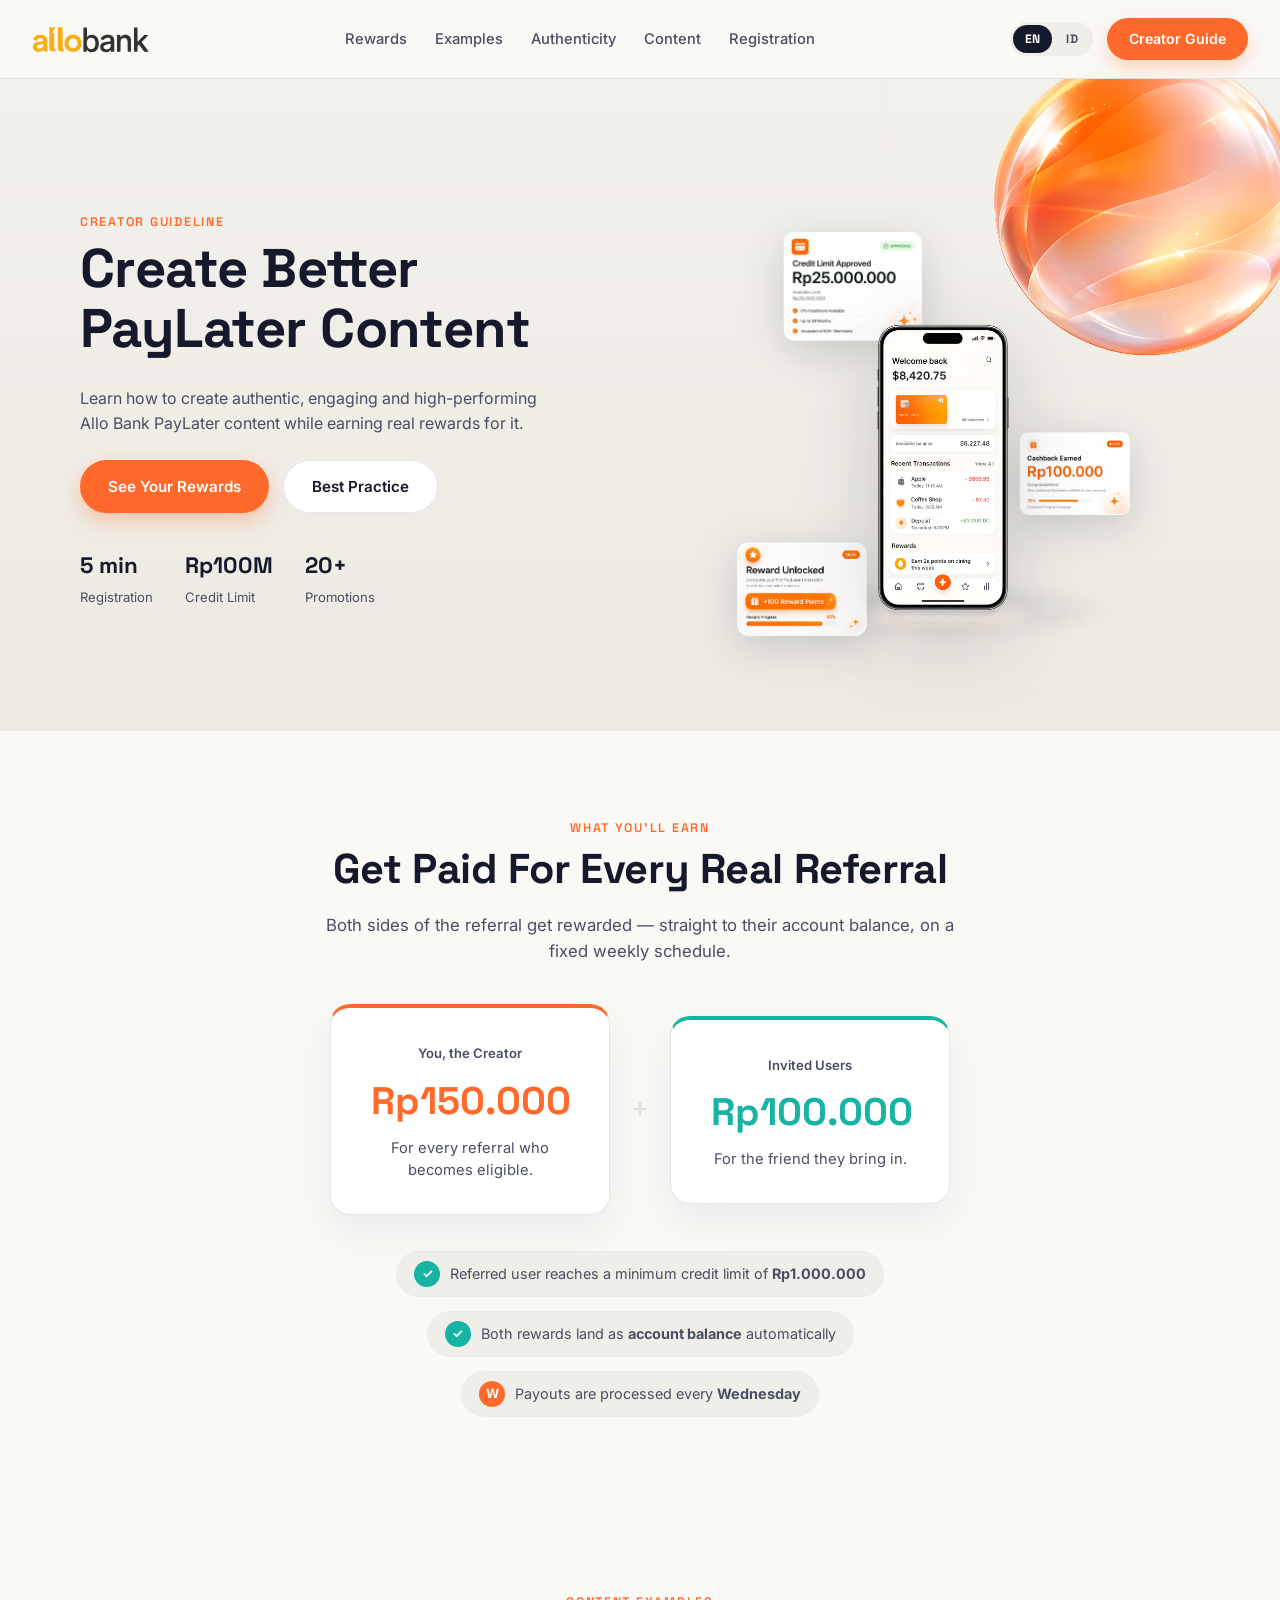
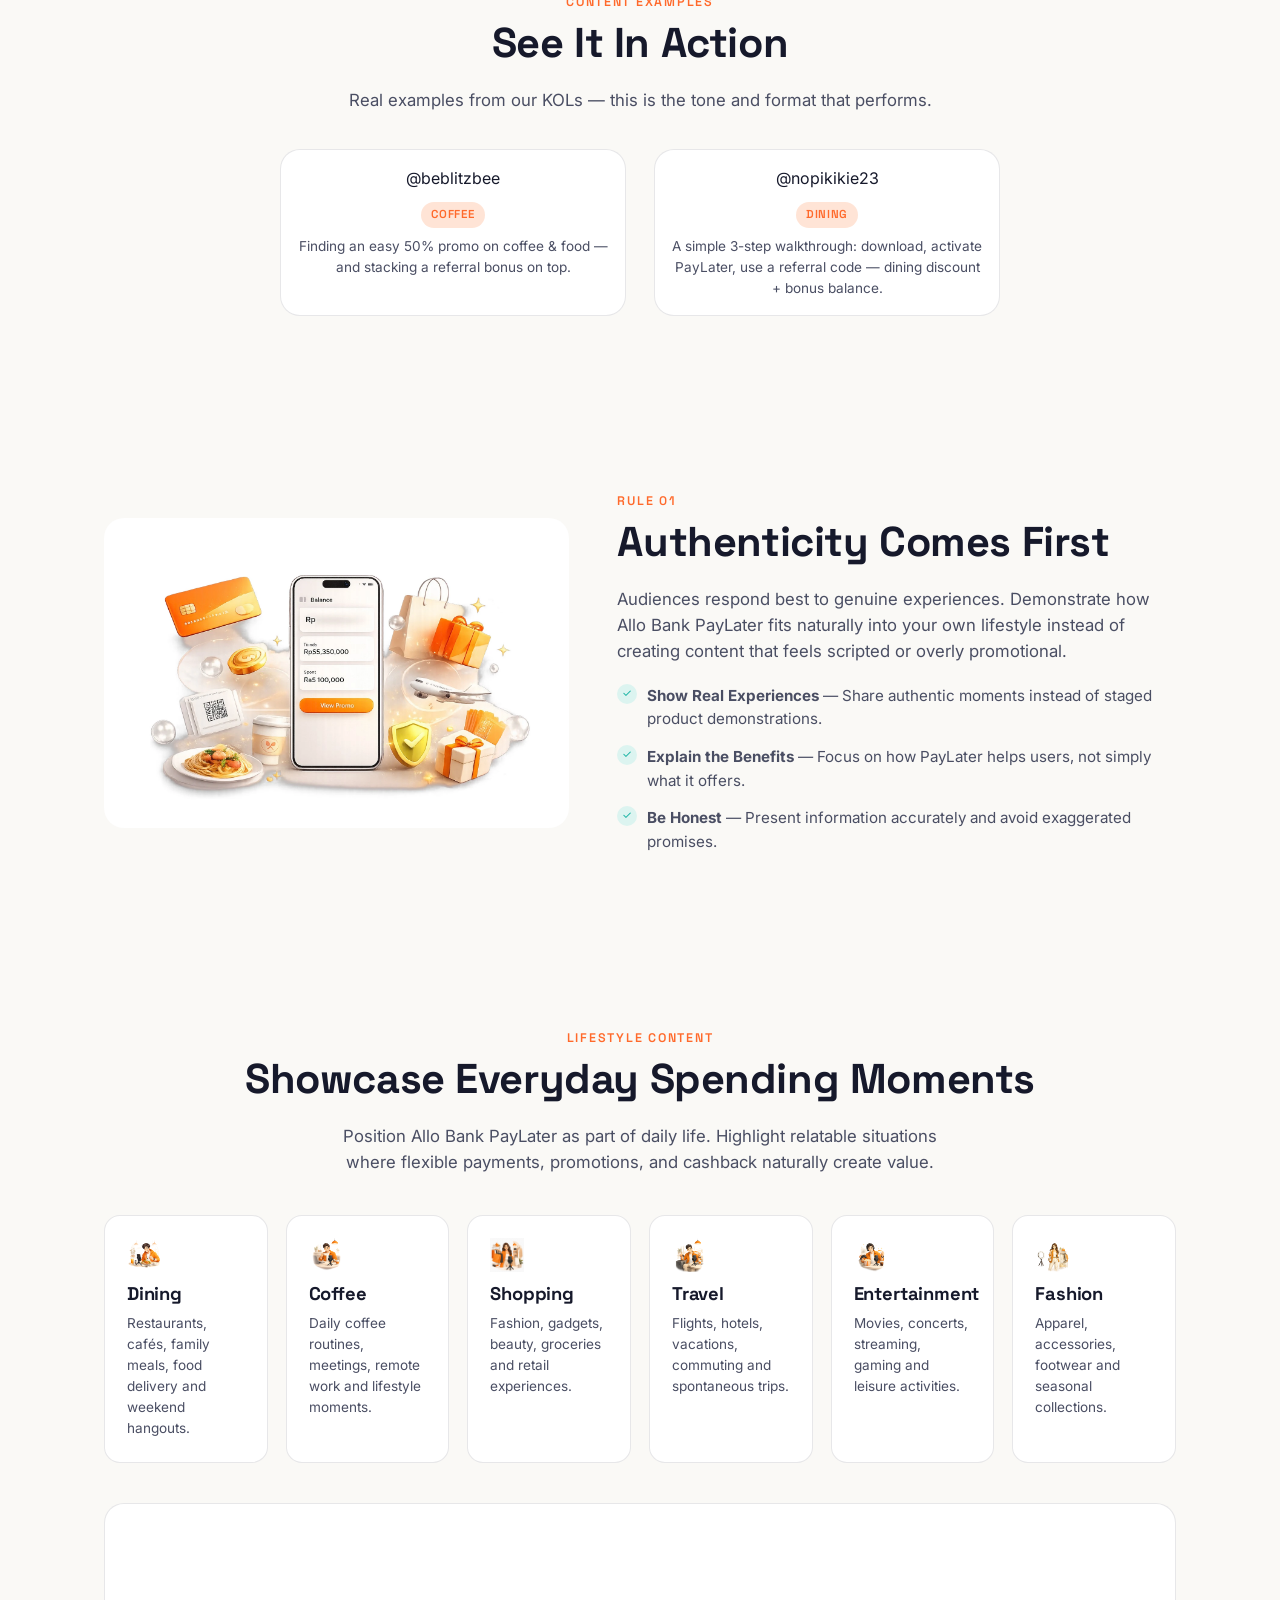
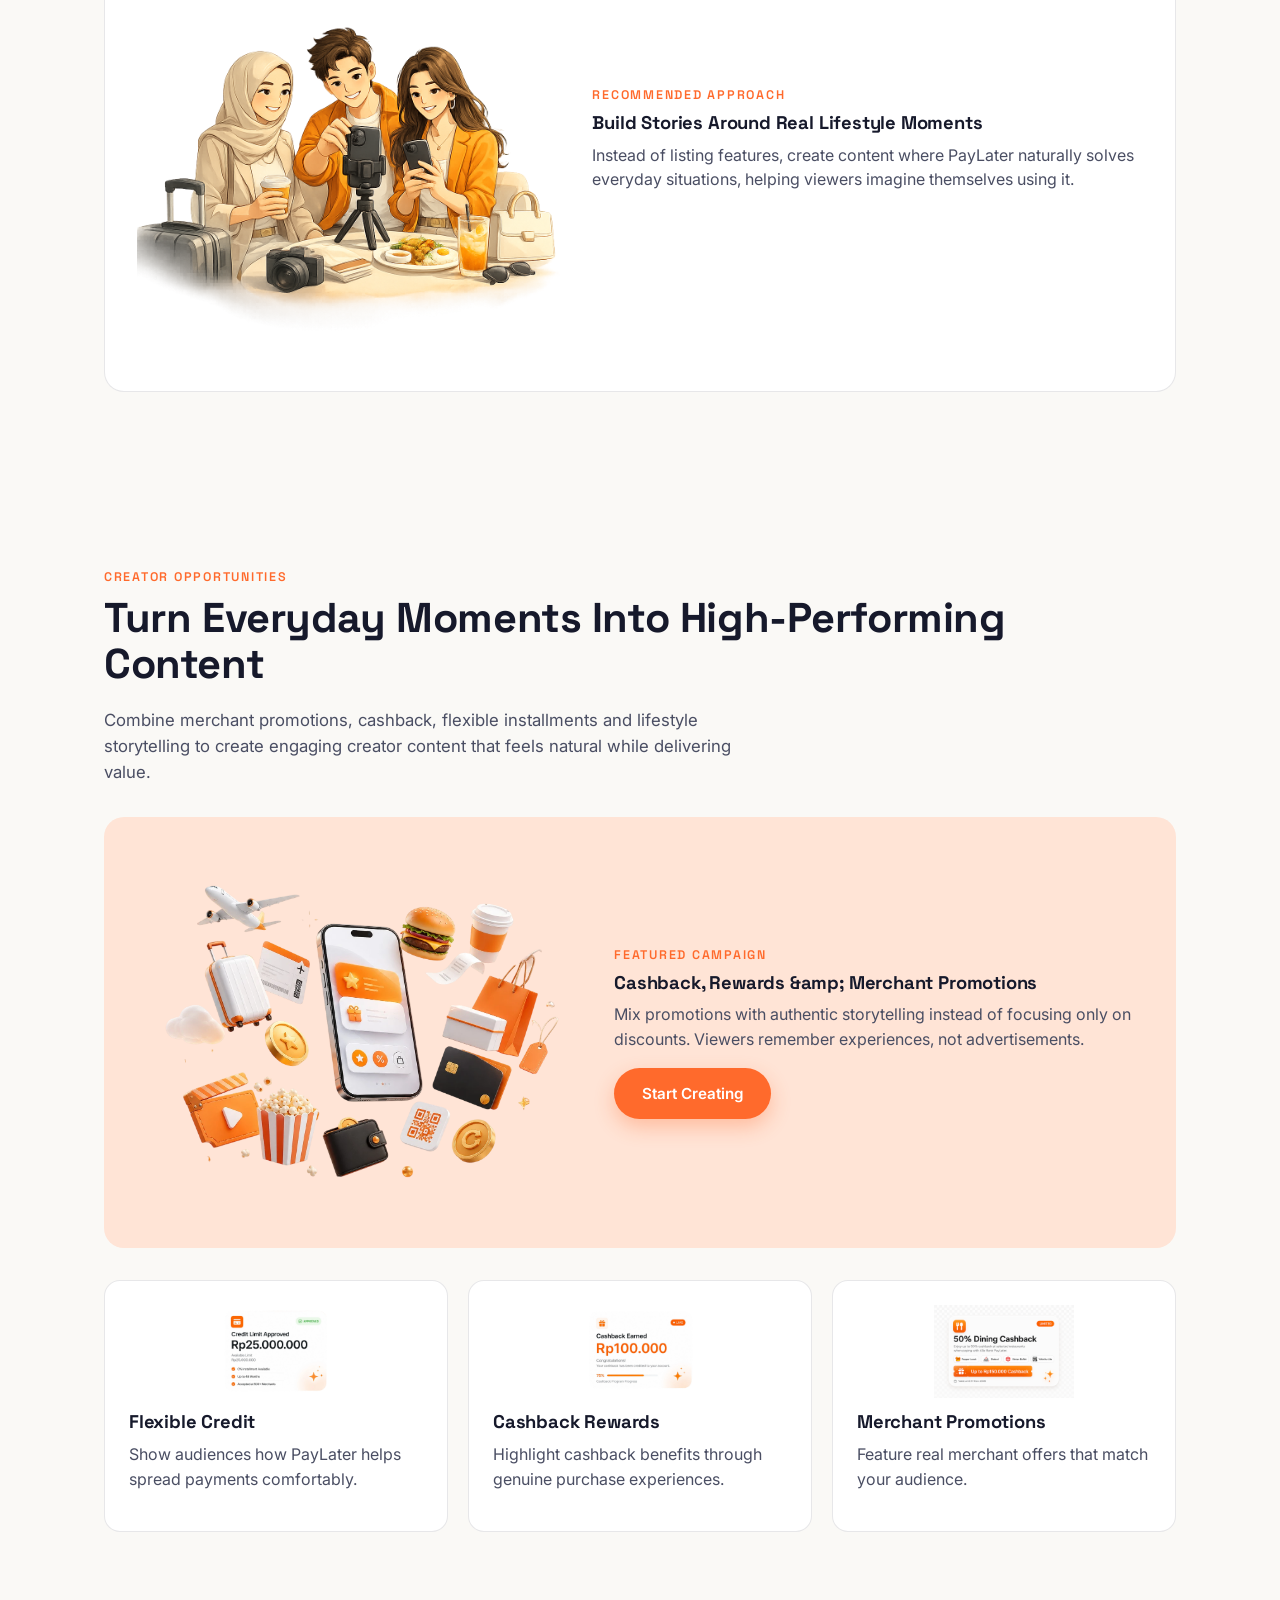
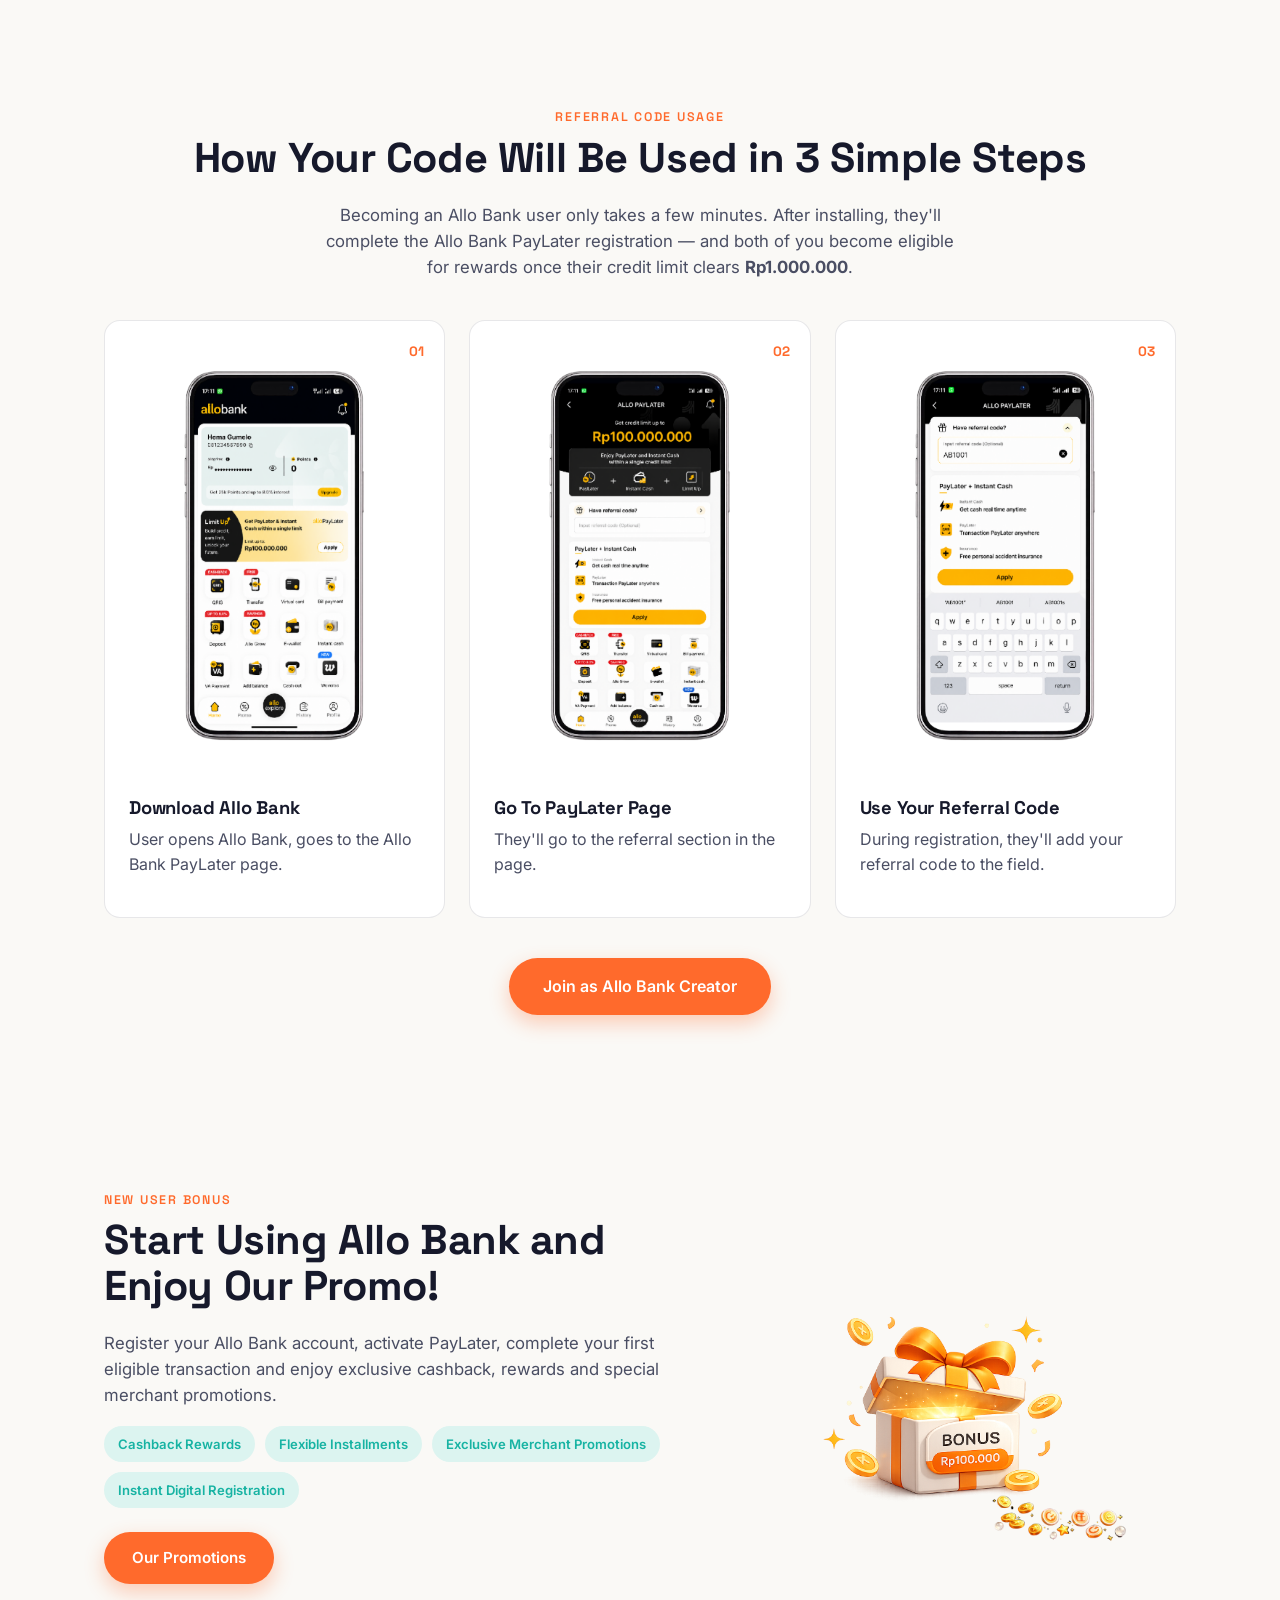
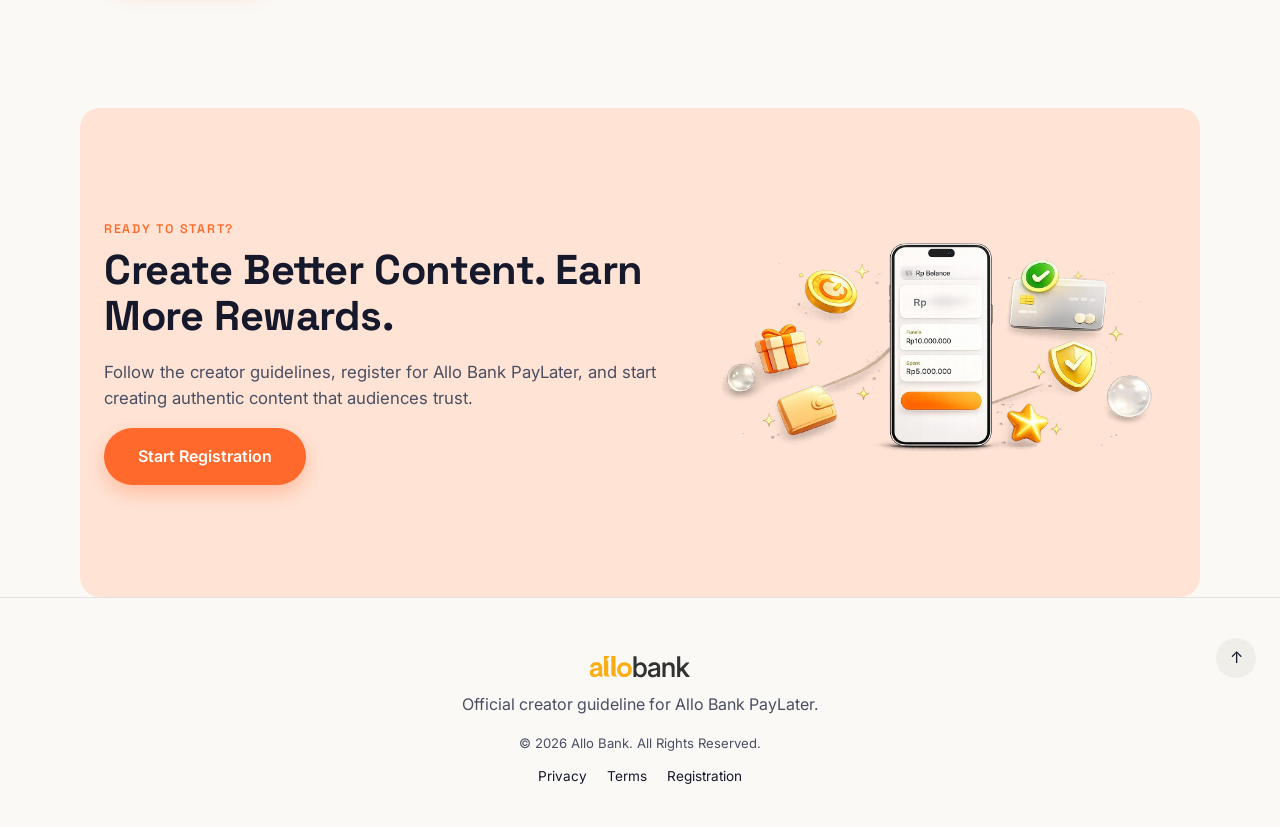
<file: index.html>
<!DOCTYPE html>
<html lang="en">
<head>
<meta charset="UTF-8" />
<meta name="viewport" content="width=device-width, initial-scale=1.0" />
<title>Allo Bank PayLater Creator Guidelines</title>
<meta name="description" content="Official creator guideline for promoting Allo Bank PayLater. Rewards, best practices, content examples and registration journey." />
<link rel="stylesheet" href="style.css" />
</head>
<body>

<header class="nav">
  <a href="index.html" class="nav-logo">
    <img src="https://bebuildbee.github.io/atallo/assets/logos/allobank-logo.svg" alt="Allo Bank" />
  </a>
  <nav class="nav-links">
    <a href="#rewards" data-i18n="nav.rewards">Rewards</a>
    <a href="#videos" data-i18n="nav.examples">Examples</a>
    <a href="#rule1" data-i18n="nav.authenticity">Authenticity</a>
    <a href="#rule2" data-i18n="nav.content">Content</a>
    <a href="#journey" data-i18n="nav.registration">Registration</a>
  </nav>
  <div class="nav-right">
    <div class="lang-toggle" role="group" aria-label="Language">
      <button type="button" class="lang-btn" data-lang="en">EN</button>
      <button type="button" class="lang-btn" data-lang="id">ID</button>
    </div>
    <a href="#journey" class="nav-cta" data-i18n="nav.creatorGuide">Creator Guide</a>
  </div>
</header>

<main>

  <!-- ============ HERO ============ -->
  <section class="hero">
    <img class="hero-bg" src="https://bebuildbee.github.io/atallo/assets/backgrounds/hero-background.webp" alt="" />
    <img class="hero-orb" src="https://bebuildbee.github.io/atallo/assets/decorations/gradient-orb-orange.webp" alt="" />
    <div class="hero-inner">
      <div class="hero-copy">
        <p class="eyebrow" data-i18n="hero.eyebrow">Creator Guideline</p>
        <h1 data-i18n-html="hero.title">Create Better<br />PayLater Content</h1>
        <p class="hero-sub" data-i18n="hero.sub">
          Learn how to create authentic, engaging and high-performing
          Allo Bank PayLater content while earning real rewards for it.
        </p>
        <div class="hero-actions">
          <a href="#rewards" class="btn btn-primary" data-i18n="hero.ctaRewards">See Your Rewards</a>
          <a href="#rule1" class="btn btn-ghost" data-i18n="hero.ctaPractice">Best Practice</a>
        </div>
        <div class="hero-stats">
          <div><strong>5 min</strong><span data-i18n="hero.statRegistration">Registration</span></div>
          <div><strong>Rp100M</strong><span data-i18n="hero.statCreditLimit">Credit Limit</span></div>
          <div><strong>20+</strong><span data-i18n="hero.statPromotions">Promotions</span></div>
        </div>
      </div>
      <div class="hero-visual">
        <img class="hero-phone-shadow" src="https://bebuildbee.github.io/atallo/assets/effects/hero-phone-shadow.webp" alt="" />
        <img class="hero-phone" src="https://bebuildbee.github.io/atallo/assets/phones/hero-phone.webp" alt="Allo Bank Dashboard" />
        <img class="floating-card fc-1" src="https://bebuildbee.github.io/atallo/assets/cards/floating-card-credit-limit.webp" alt="" />
        <img class="floating-card fc-2" src="https://bebuildbee.github.io/atallo/assets/cards/floating-card-cashback.webp" alt="" />
        <img class="floating-card fc-3" src="https://bebuildbee.github.io/atallo/assets/cards/floating-card-reward.webp" alt="" />
      </div>
    </div>
  </section>

  <!-- ============ REWARDS ============ -->
  <section id="rewards" class="section rewards-section">
    <p class="eyebrow" data-i18n="rewards.eyebrow">What You'll Earn</p>
    <h2 data-i18n="rewards.title">Get Paid For Every Real Referral</h2>
    <p class="section-intro" data-i18n="rewards.intro">
      Both sides of the referral get rewarded — straight to their account
      balance, on a fixed weekly schedule.
    </p>

    <div class="rewards-grid">
      <div class="reward-card reward-card--creator">
        <span class="reward-tag" data-i18n="rewards.creatorTag">You, the Creator</span>
        <p class="reward-amount">Rp150.000</p>
        <p class="reward-desc" data-i18n="rewards.creatorDesc">For every referral who becomes eligible.</p>
      </div>
      <div class="reward-plus">+</div>
      <div class="reward-card reward-card--user">
        <span class="reward-tag" data-i18n="rewards.userTag">Invited Users</span>
        <p class="reward-amount">Rp100.000</p>
        <p class="reward-desc" data-i18n="rewards.userDesc">For the friend they bring in.</p>
      </div>
    </div>

    <div class="reward-conditions">
      <div class="condition">
        <span class="condition-icon">✓</span>
        <p data-i18n-html="rewards.condition1">Referred user reaches a minimum credit limit of <strong>Rp1.000.000</strong></p>
      </div>
      <div class="condition">
        <span class="condition-icon">✓</span>
        <p data-i18n-html="rewards.condition2">Both rewards land as <strong>account balance</strong> automatically</p>
      </div>
      <div class="condition">
        <span class="condition-icon condition-icon--day">W</span>
        <p data-i18n-html="rewards.condition3">Payouts are processed every <strong>Wednesday</strong></p>
      </div>
    </div>
  </section>

  <!-- ============ VIDEO EXAMPLES ============ -->
  <section id="videos" class="section video-section">
    <p class="eyebrow" data-i18n="videos.eyebrow">Content Examples</p>
    <h2 data-i18n="videos.title">See It In Action</h2>
    <p class="section-intro" data-i18n="videos.intro">
      Real examples from our KOLs — this is the tone and format that performs.
    </p>

    <div class="video-grid">
      <div class="video-card">
        <blockquote class="tiktok-embed"
          cite="https://www.tiktok.com/@beblitzbee/video/7663514937964170517"
          data-video-id="7663514937964170517"
          style="max-width: 325px; min-width: 260px; margin: 0 auto;">
          <section>
            <a target="_blank" href="https://www.tiktok.com/@beblitzbee/video/7663514937964170517">@beblitzbee</a>
          </section>
        </blockquote>
        <span class="video-category" data-i18n="videos.cat1">Coffee</span>
        <p class="video-caption" data-i18n="videos.caption1">Finding an easy 50% promo on coffee &amp; food — and stacking a referral bonus on top.</p>
      </div>

      <div class="video-card">
        <blockquote class="tiktok-embed"
          cite="https://www.tiktok.com/@nopikikie23/video/7665957421235424533"
          data-video-id="7665957421235424533"
          style="max-width: 325px; min-width: 260px; margin: 0 auto;">
          <section>
            <a target="_blank" href="https://www.tiktok.com/@nopikikie23/video/7665957421235424533">@nopikikie23</a>
          </section>
        </blockquote>
        <span class="video-category" data-i18n="videos.cat2">Dining</span>
        <p class="video-caption" data-i18n="videos.caption2">A simple 3-step walkthrough: download, activate PayLater, use a referral code — dining discount + bonus balance.</p>
      </div>
    </div>
  </section>

  <!-- ============ RULE 01 — AUTHENTICITY ============ -->
  <section id="rule1" class="section rule-section">
    <div class="rule-media">
      <img src="https://bebuildbee.github.io/atallo/assets/illustrations/hero-lifestyle-scene.webp" alt="Authentic creator illustration" />
    </div>
    <div class="rule-copy">
      <p class="eyebrow" data-i18n="rule1.eyebrow">Rule 01</p>
      <h2 data-i18n="rule1.title">Authenticity Comes First</h2>
      <p class="section-intro" data-i18n="rule1.intro">
        Audiences respond best to genuine experiences. Demonstrate how Allo
        Bank PayLater fits naturally into your own lifestyle instead of
        creating content that feels scripted or overly promotional.
      </p>
      <ul class="checklist">
        <li data-i18n-html="rule1.item1"><strong>Show Real Experiences</strong> — Share authentic moments instead of staged product demonstrations.</li>
        <li data-i18n-html="rule1.item2"><strong>Explain the Benefits</strong> — Focus on how PayLater helps users, not simply what it offers.</li>
        <li data-i18n-html="rule1.item3"><strong>Be Honest</strong> — Present information accurately and avoid exaggerated promises.</li>
      </ul>
    </div>
  </section>

  <!-- ============ RULE 02 — LIFESTYLE CONTENT ============ -->
  <section id="rule2" class="section lifestyle-section">
    <p class="eyebrow" data-i18n="rule2.eyebrow">Lifestyle Content</p>
    <h2 data-i18n="rule2.title">Showcase Everyday Spending Moments</h2>
    <p class="section-intro" data-i18n="rule2.intro">
      Position Allo Bank PayLater as part of daily life. Highlight relatable
      situations where flexible payments, promotions, and cashback naturally
      create value.
    </p>

    <div class="category-grid">
      <div class="category-tile">
        <img src="https://bebuildbee.github.io/atallo/assets/icons/icon-dining.png" alt="Dining" />
        <h3 data-i18n="cat.diningTitle">Dining</h3>
        <p data-i18n="cat.diningDesc">Restaurants, cafés, family meals, food delivery and weekend hangouts.</p>
      </div>
      <div class="category-tile">
        <img src="https://bebuildbee.github.io/atallo/assets/icons/icon-coffee.png" alt="Coffee" />
        <h3 data-i18n="cat.coffeeTitle">Coffee</h3>
        <p data-i18n="cat.coffeeDesc">Daily coffee routines, meetings, remote work and lifestyle moments.</p>
      </div>
      <div class="category-tile">
        <img src="https://bebuildbee.github.io/atallo/assets/icons/icon-shopping.png" alt="Shopping" />
        <h3 data-i18n="cat.shoppingTitle">Shopping</h3>
        <p data-i18n="cat.shoppingDesc">Fashion, gadgets, beauty, groceries and retail experiences.</p>
      </div>
      <div class="category-tile">
        <img src="https://bebuildbee.github.io/atallo/assets/icons/icon-travel.png" alt="Travel" />
        <h3 data-i18n="cat.travelTitle">Travel</h3>
        <p data-i18n="cat.travelDesc">Flights, hotels, vacations, commuting and spontaneous trips.</p>
      </div>
      <div class="category-tile">
        <img src="https://bebuildbee.github.io/atallo/assets/icons/icon-entertainment.png" alt="Entertainment" />
        <h3 data-i18n="cat.entertainmentTitle">Entertainment</h3>
        <p data-i18n="cat.entertainmentDesc">Movies, concerts, streaming, gaming and leisure activities.</p>
      </div>
      <div class="category-tile">
        <img src="https://bebuildbee.github.io/atallo/assets/icons/icon-fashion.png" alt="Fashion" />
        <h3 data-i18n="cat.fashionTitle">Fashion</h3>
        <p data-i18n="cat.fashionDesc">Apparel, accessories, footwear and seasonal collections.</p>
      </div>
    </div>

    <div class="approach-banner">
      <img src="https://bebuildbee.github.io/atallo/assets/illustrations/assetsillustrationslifestyle-creators.webp" alt="Lifestyle Illustration" />
      <div>
        <p class="eyebrow" data-i18n="approach.eyebrow">Recommended Approach</p>
        <h3 data-i18n="approach.title">Build Stories Around Real Lifestyle Moments</h3>
        <p data-i18n="approach.desc">Instead of listing features, create content where PayLater naturally solves everyday situations, helping viewers imagine themselves using it.</p>
      </div>
    </div>
  </section>

  <!-- ============ CREATOR OPPORTUNITIES ============ -->
  <section id="rule3" class="section opportunities-section">
    <p class="eyebrow" data-i18n="opp.eyebrow">Creator Opportunities</p>
    <h2 data-i18n="opp.title">Turn Everyday Moments Into High-Performing Content</h2>
    <p class="section-intro" data-i18n="opp.intro">
      Combine merchant promotions, cashback, flexible installments and
      lifestyle storytelling to create engaging creator content that feels
      natural while delivering value.
    </p>

    <div class="featured-campaign">
      <img src="https://bebuildbee.github.io/atallo/assets/illustrations/promo-section-illustration.webp" alt="Promotion Illustration" />
      <div>
        <p class="eyebrow" data-i18n="opp.featuredEyebrow">Featured Campaign</p>
        <h3 data-i18n="opp.featuredTitle">Cashback, Rewards &amp; Merchant Promotions</h3>
        <p data-i18n="opp.featuredDesc">Mix promotions with authentic storytelling instead of focusing only on discounts. Viewers remember experiences, not advertisements.</p>
        <a href="#journey" class="btn btn-primary" data-i18n="opp.featuredCta">Start Creating</a>
      </div>
    </div>

    <div class="benefit-grid">
      <div class="benefit-card">
        <img src="https://bebuildbee.github.io/atallo/assets/cards/floating-card-credit-limit.webp" alt="" />
        <h3 data-i18n="opp.b1Title">Flexible Credit</h3>
        <p data-i18n="opp.b1Desc">Show audiences how PayLater helps spread payments comfortably.</p>
      </div>
      <div class="benefit-card">
        <img src="https://bebuildbee.github.io/atallo/assets/cards/floating-card-cashback.webp" alt="" />
        <h3 data-i18n="opp.b2Title">Cashback Rewards</h3>
        <p data-i18n="opp.b2Desc">Highlight cashback benefits through genuine purchase experiences.</p>
      </div>
      <div class="benefit-card">
        <img src="https://bebuildbee.github.io/atallo/assets/cards/floating-card-promo.webp" alt="" />
        <h3 data-i18n="opp.b3Title">Merchant Promotions</h3>
        <p data-i18n="opp.b3Desc">Feature real merchant offers that match your audience.</p>
      </div>
    </div>
  </section>

  <!-- ============ REFERRAL CODE / REGISTRATION JOURNEY ============ -->
  <section id="journey" class="section journey-section">
    <p class="eyebrow" data-i18n="journey.eyebrow">Referral Code Usage</p>
    <h2 data-i18n="journey.title">How Your Code Will Be Used in 3 Simple Steps</h2>
    <p class="section-intro" data-i18n-html="journey.intro">
      Becoming an Allo Bank user only takes a few minutes. After installing,
      they'll complete the Allo Bank PayLater registration — and both of you
      become eligible for rewards once their credit limit clears
      <strong>Rp1.000.000</strong>.
    </p>

    <div class="steps">
      <div class="step">
        <img src="https://bebuildbee.github.io/atallo/assets/phones/phone-referral-registration-1.webp" alt="Phone" />
        <span class="step-num">01</span>
        <h3 data-i18n="journey.step1Title">Download Allo Bank</h3>
        <p data-i18n="journey.step1Desc">User opens Allo Bank, goes to the Allo Bank PayLater page.</p>
      </div>
      <div class="step">
        <img src="https://bebuildbee.github.io/atallo/assets/phones/phone-referral-registration-2.webp" alt="Phone" />
        <span class="step-num">02</span>
        <h3 data-i18n="journey.step2Title">Go To PayLater Page</h3>
        <p data-i18n="journey.step2Desc">They'll go to the referral section in the page.</p>
      </div>
      <div class="step">
        <img src="https://bebuildbee.github.io/atallo/assets/phones/phone-referral-registration-3.webp" alt="Phone" />
        <span class="step-num">03</span>
        <h3 data-i18n="journey.step3Title">Use Your Referral Code</h3>
        <p data-i18n="journey.step3Desc">During registration, they'll add your referral code to the field.</p>
      </div>
    </div>

    <a href="https://ads-influencer.vercel.app/" class="btn btn-primary btn-lg" data-i18n="journey.cta">Join as Allo Bank Creator</a>
  </section>

  <!-- ============ NEW USER BONUS ============ -->
  <section class="section bonus-section">
    <div class="bonus-copy">
      <p class="eyebrow" data-i18n="bonus.eyebrow">New User Bonus</p>
      <h2 data-i18n="bonus.title">Start Using Allo Bank and Enjoy Our Promo!</h2>
      <p class="section-intro" data-i18n="bonus.intro">
        Register your Allo Bank account, activate PayLater, complete your
        first eligible transaction and enjoy exclusive cashback, rewards and
        special merchant promotions.
      </p>
      <ul class="tag-list">
        <li data-i18n="bonus.tag1">Cashback Rewards</li>
        <li data-i18n="bonus.tag2">Flexible Installments</li>
        <li data-i18n="bonus.tag3">Exclusive Merchant Promotions</li>
        <li data-i18n="bonus.tag4">Instant Digital Registration</li>
      </ul>
      <div class="hero-actions">
        <a href="our-promotions.html" class="btn btn-primary" data-i18n="bonus.cta">Our Promotions</a>
      </div>
    </div>
    <div class="bonus-media">
      <img src="https://bebuildbee.github.io/atallo/assets/illustrations/bonus-gift-box.webp" alt="Bonus Gift" />
      <img class="bonus-coins" src="https://bebuildbee.github.io/atallo/assets/illustrations/bonus-coins.webp" alt="" />
    </div>
  </section>

  <!-- ============ FINAL CTA ============ -->
  <section class="section final-cta-section">
    <div>
      <p class="eyebrow" data-i18n="final.eyebrow">Ready to Start?</p>
      <h2 data-i18n="final.title">Create Better Content. Earn More Rewards.</h2>
      <p class="section-intro" data-i18n="final.desc">
        Follow the creator guidelines, register for Allo Bank PayLater, and
        start creating authentic content that audiences trust.
      </p>
      <a href="https://ads-influencer.vercel.app/" class="btn btn-primary btn-lg" data-i18n="final.cta">Start Registration</a>
    </div>
    <img src="https://bebuildbee.github.io/atallo/assets/illustrations/final-cta-illustration.webp" alt="Final CTA" />
  </section>

</main>

<footer class="footer">
  <img src="https://bebuildbee.github.io/atallo/assets/logos/allobank-logo.svg" alt="Allo Bank" class="footer-logo" />
  <p data-i18n="footer.tagline">Official creator guideline for Allo Bank PayLater.</p>
  <p class="footer-copy" data-i18n="footer.copyright">© 2026 Allo Bank. All Rights Reserved.</p>
  <div class="footer-links">
    <a href="https://allobank.com/privacy?lang=en"
       data-base-href="https://allobank.com/privacy"
       data-legal-link
       data-i18n="footer.privacy">Privacy</a>
    <a href="https://allobank.com/term-condition?lang=en"
       data-base-href="https://allobank.com/term-condition"
       data-legal-link
       data-i18n="footer.terms">Terms</a>
    <a href="#journey" data-i18n="footer.registration">Registration</a>
  </div>
  <a href="#top" class="back-to-top" aria-label="Back to top">↑</a>
</footer>

<script async src="https://www.tiktok.com/embed.js"></script>
<script src="script.js"></script>
</body>
</html>
</file>
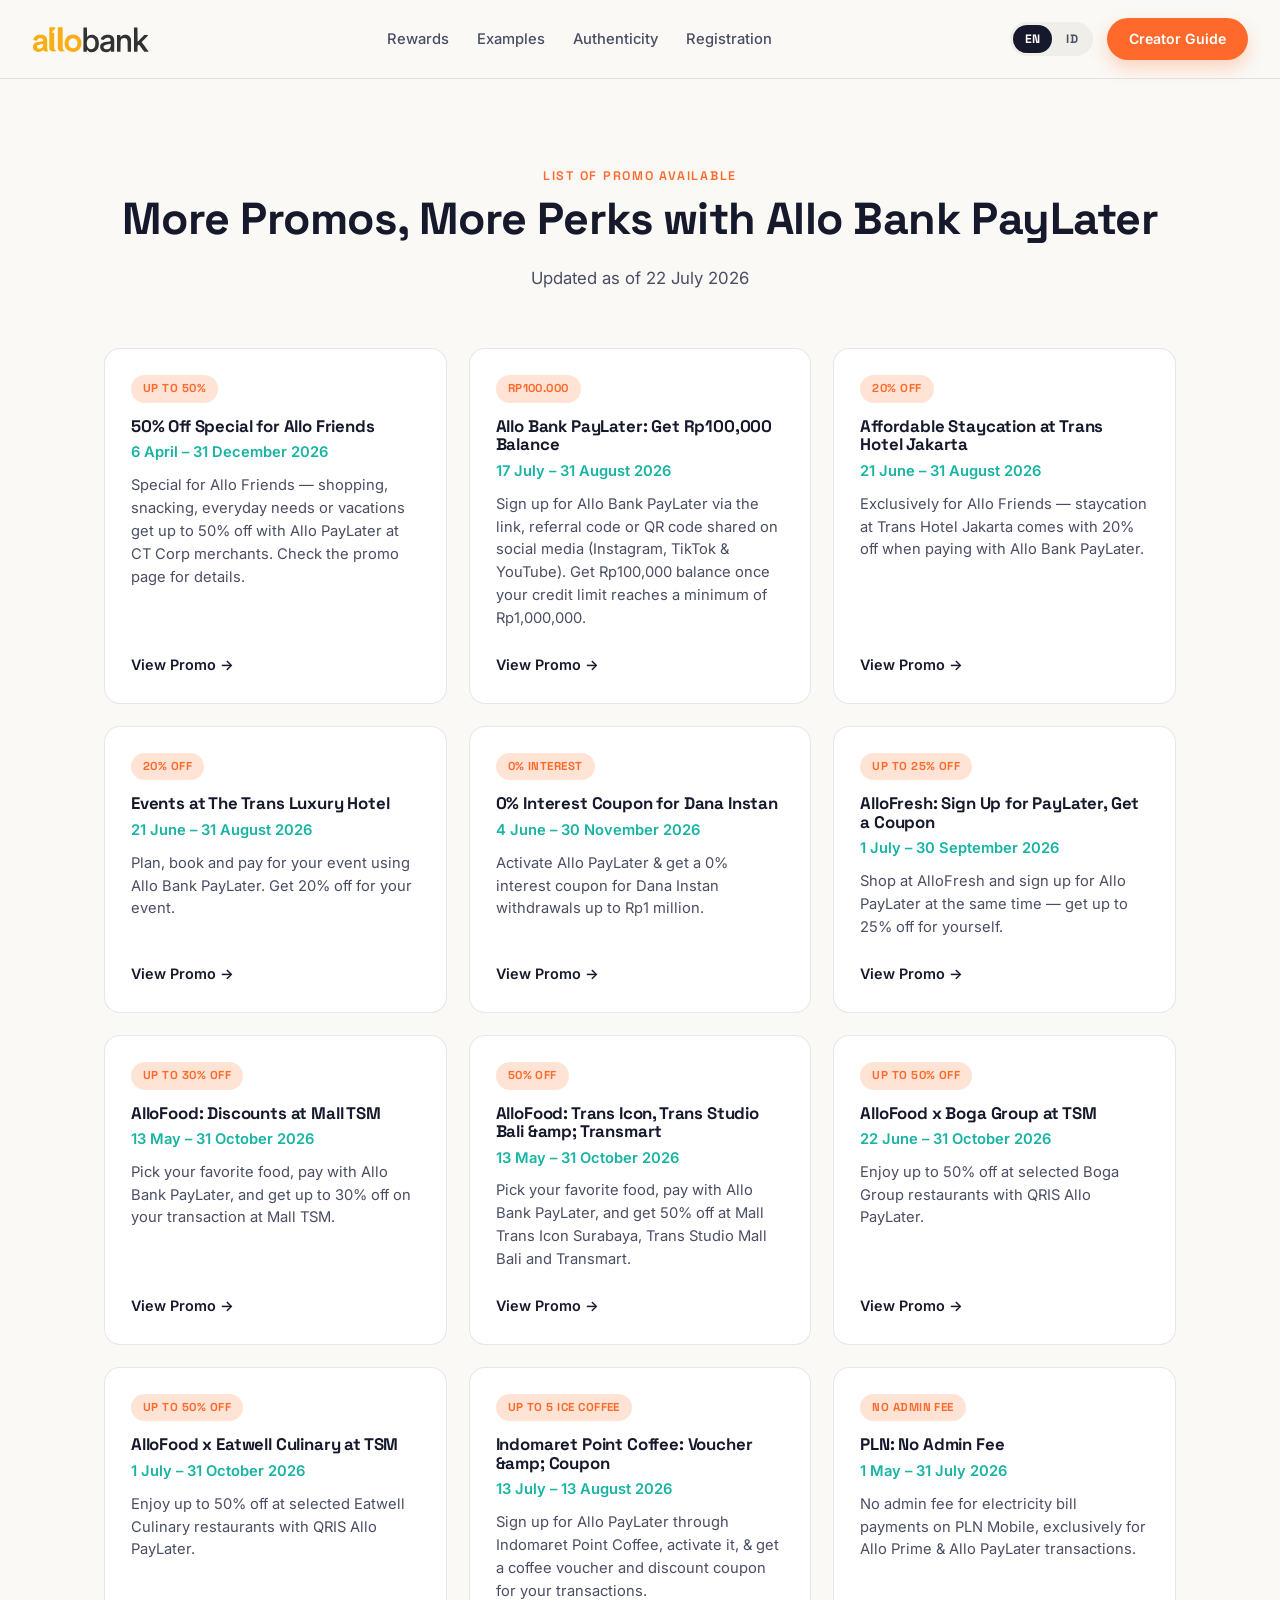
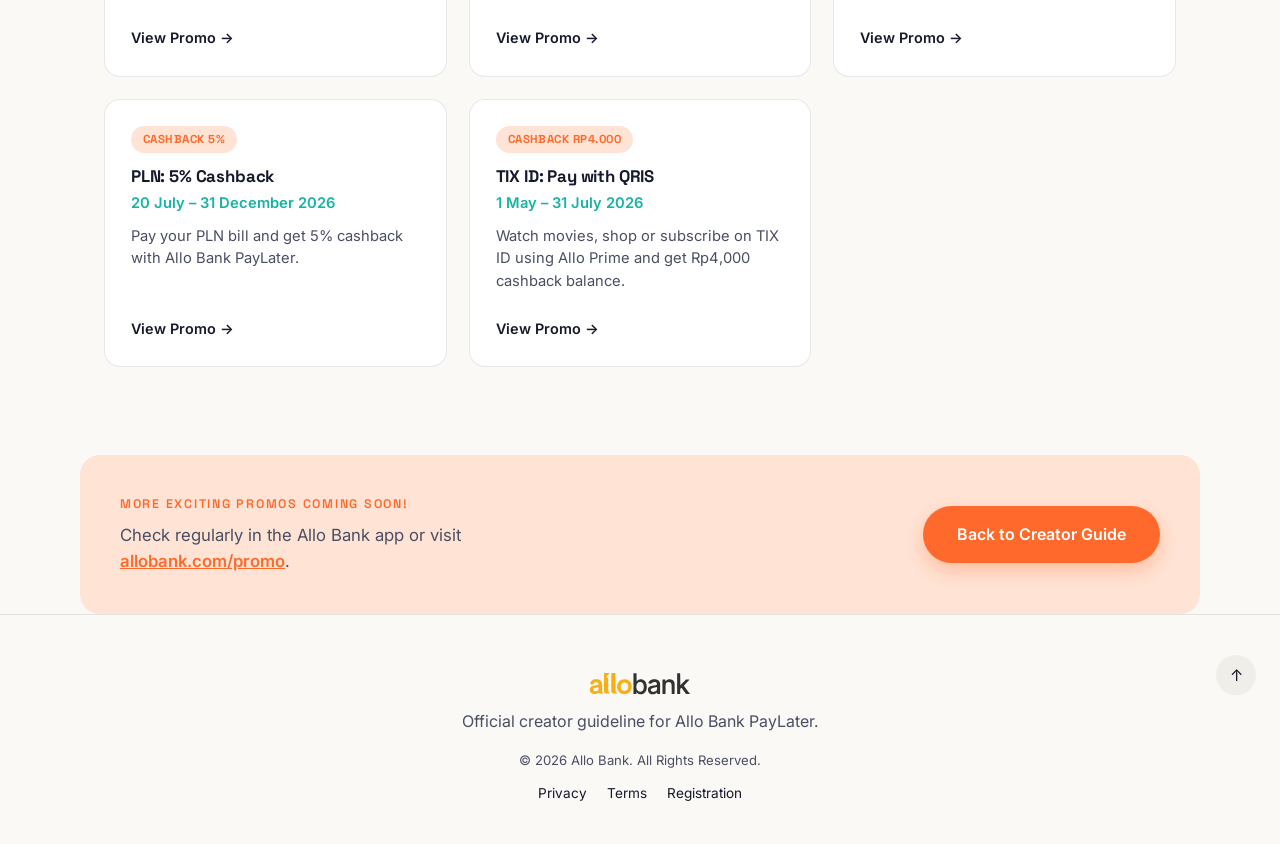
<file: our-promotions.html>
<!DOCTYPE html>
<html lang="en">
<head>
<meta charset="UTF-8" />
<meta name="viewport" content="width=device-width, initial-scale=1.0" />
<title>Allo Bank PayLater — Available Promotions</title>
<meta name="description" content="Full list of current Allo Bank PayLater merchant promotions, cashback and discounts." />
<link rel="stylesheet" href="style.css" />
</head>
<body>

<header class="nav">
  <a href="index.html" class="nav-logo">
    <img src="https://bebuildbee.github.io/atallo/assets/logos/allobank-logo.svg" alt="Allo Bank" />
  </a>
  <nav class="nav-links">
    <a href="index.html#rewards" data-i18n="nav.rewards">Rewards</a>
    <a href="index.html#videos" data-i18n="nav.examples">Examples</a>
    <a href="index.html#rule1" data-i18n="nav.authenticity">Authenticity</a>
    <a href="index.html#journey" data-i18n="nav.registration">Registration</a>
  </nav>
  <div class="nav-right">
    <div class="lang-toggle" role="group" aria-label="Language">
      <button type="button" class="lang-btn" data-lang="en">EN</button>
      <button type="button" class="lang-btn" data-lang="id">ID</button>
    </div>
    <a href="index.html#journey" class="nav-cta" data-i18n="nav.creatorGuide">Creator Guide</a>
  </div>
</header>

<main>

  <!-- ============ PROMO HERO ============ -->
  <section class="section promo-hero">
    <p class="eyebrow" data-i18n="promo.eyebrow">List of Promo Available</p>
    <h1 data-i18n="promo.title">More Promos, More Perks with Allo Bank PayLater</h1>
    <p class="section-intro promo-hero-intro" data-i18n="promo.intro">
      Updated as of 22 July 2026
    </p>
  </section>

  <!-- ============ PROMO GRID ============ -->
  <section class="section promo-section">
    <div class="promo-grid">

      <article class="promo-card">
        <span class="promo-badge" data-i18n="promo.c1.badge">Up to 50%</span>
        <h3 data-i18n="promo.c1.title">50% Off Special for Allo Friends</h3>
        <p class="promo-date" data-i18n="promo.c1.date">6 April – 31 December 2026</p>
        <p data-i18n="promo.c1.desc">Special for Allo Friends — shopping, snacking, everyday needs or vacations get up to 50% off with Allo PayLater at CT Corp merchants. Check the promo page for details.</p>
        <a href="https://www.allobank.com/promo/promo-reguler-ctbu-upto50" target="_blank" rel="noopener" class="promo-link" data-i18n="promo.link">View Promo →</a>
      </article>

      <article class="promo-card">
        <span class="promo-badge">Rp100.000</span>
        <h3 data-i18n="promo.c2.title">Allo Bank PayLater: Get Rp100,000 Balance</h3>
        <p class="promo-date" data-i18n="promo.c2.date">17 July – 31 August 2026</p>
        <p data-i18n="promo.c2.desc">Sign up for Allo Bank PayLater via the link, referral code or QR code shared on social media (Instagram, TikTok &amp; YouTube). Get Rp100,000 balance once your credit limit reaches a minimum of Rp1,000,000.</p>
        <a href="https://www.allobank.com/promo/hadiah-social-media-acq" target="_blank" rel="noopener" class="promo-link" data-i18n="promo.link">View Promo →</a>
      </article>

      <article class="promo-card">
        <span class="promo-badge" data-i18n="promo.c3.badge">20% Off</span>
        <h3 data-i18n="promo.c3.title">Affordable Staycation at Trans Hotel Jakarta</h3>
        <p class="promo-date" data-i18n="promo.c3.date">21 June – 31 August 2026</p>
        <p data-i18n="promo.c3.desc">Exclusively for Allo Friends — staycation at Trans Hotel Jakarta comes with 20% off when paying with Allo Bank PayLater.</p>
        <a href="https://www.allobank.com/promo/THJReguler" target="_blank" rel="noopener" class="promo-link" data-i18n="promo.link">View Promo →</a>
      </article>

      <article class="promo-card">
        <span class="promo-badge" data-i18n="promo.c4.badge">20% Off</span>
        <h3 data-i18n="promo.c4.title">Events at The Trans Luxury Hotel</h3>
        <p class="promo-date" data-i18n="promo.c4.date">21 June – 31 August 2026</p>
        <p data-i18n="promo.c4.desc">Plan, book and pay for your event using Allo Bank PayLater. Get 20% off for your event.</p>
        <a href="https://www.allobank.com/promo/TLHS20" target="_blank" rel="noopener" class="promo-link" data-i18n="promo.link">View Promo →</a>
      </article>

      <article class="promo-card">
        <span class="promo-badge" data-i18n="promo.c5.badge">0% Interest</span>
        <h3 data-i18n="promo.c5.title">0% Interest Coupon for Dana Instan</h3>
        <p class="promo-date" data-i18n="promo.c5.date">4 June – 30 November 2026</p>
        <p data-i18n="promo.c5.desc">Activate Allo PayLater &amp; get a 0% interest coupon for Dana Instan withdrawals up to Rp1 million.</p>
        <a href="https://www.allobank.com/promo/kuponbunga0" target="_blank" rel="noopener" class="promo-link" data-i18n="promo.link">View Promo →</a>
      </article>

      <article class="promo-card">
        <span class="promo-badge" data-i18n="promo.c6.badge">Up to 25% Off</span>
        <h3 data-i18n="promo.c6.title">AlloFresh: Sign Up for PayLater, Get a Coupon</h3>
        <p class="promo-date" data-i18n="promo.c6.date">1 July – 30 September 2026</p>
        <p data-i18n="promo.c6.desc">Shop at AlloFresh and sign up for Allo PayLater at the same time — get up to 25% off for yourself.</p>
        <a href="https://www.allobank.com/promo/allofreshnewuser" target="_blank" rel="noopener" class="promo-link" data-i18n="promo.link">View Promo →</a>
      </article>

      <article class="promo-card">
        <span class="promo-badge" data-i18n="promo.c7.badge">Up to 30% Off</span>
        <h3 data-i18n="promo.c7.title">AlloFood: Discounts at Mall TSM</h3>
        <p class="promo-date" data-i18n="promo.c7.date">13 May – 31 October 2026</p>
        <p data-i18n="promo.c7.desc">Pick your favorite food, pay with Allo Bank PayLater, and get up to 30% off on your transaction at Mall TSM.</p>
        <a href="https://www.allobank.com/promo/tsm-food" target="_blank" rel="noopener" class="promo-link" data-i18n="promo.link">View Promo →</a>
      </article>

      <article class="promo-card">
        <span class="promo-badge" data-i18n="promo.c8.badge">50% Off</span>
        <h3 data-i18n="promo.c8.title">AlloFood: Trans Icon, Trans Studio Bali &amp; Transmart</h3>
        <p class="promo-date" data-i18n="promo.c8.date">13 May – 31 October 2026</p>
        <p data-i18n="promo.c8.desc">Pick your favorite food, pay with Allo Bank PayLater, and get 50% off at Mall Trans Icon Surabaya, Trans Studio Mall Bali and Transmart.</p>
        <a href="https://www.allobank.com/promo/transmart-food" target="_blank" rel="noopener" class="promo-link" data-i18n="promo.link">View Promo →</a>
      </article>

      <article class="promo-card">
        <span class="promo-badge" data-i18n="promo.c9.badge">Up to 50% Off</span>
        <h3 data-i18n="promo.c9.title">AlloFood x Boga Group at TSM</h3>
        <p class="promo-date" data-i18n="promo.c9.date">22 June – 31 October 2026</p>
        <p data-i18n="promo.c9.desc">Enjoy up to 50% off at selected Boga Group restaurants with QRIS Allo PayLater.</p>
        <a href="https://www.allobank.com/promo/allofoodboga" target="_blank" rel="noopener" class="promo-link" data-i18n="promo.link">View Promo →</a>
      </article>

      <article class="promo-card">
        <span class="promo-badge" data-i18n="promo.c10.badge">Up to 50% Off</span>
        <h3 data-i18n="promo.c10.title">AlloFood x Eatwell Culinary at TSM</h3>
        <p class="promo-date" data-i18n="promo.c10.date">1 July – 31 October 2026</p>
        <p data-i18n="promo.c10.desc">Enjoy up to 50% off at selected Eatwell Culinary restaurants with QRIS Allo PayLater.</p>
        <a href="https://www.allobank.com/promo/eatwell-transmall" target="_blank" rel="noopener" class="promo-link" data-i18n="promo.link">View Promo →</a>
      </article>

      <article class="promo-card">
        <span class="promo-badge">Up to 5 Ice Coffee</span>
        <h3 data-i18n="promo.c11.title">Indomaret Point Coffee: Voucher &amp; Coupon</h3>
        <p class="promo-date" data-i18n="promo.c11.date">13 July – 13 August 2026</p>
        <p data-i18n="promo.c11.desc">Sign up for Allo PayLater through Indomaret Point Coffee, activate it, &amp; get a coffee voucher and discount coupon for your transactions.</p>
        <a href="https://www.allobank.com/promo/akuisisi-idmpointcoffee-juni-juli-2026" target="_blank" rel="noopener" class="promo-link" data-i18n="promo.link">View Promo →</a>
      </article>

      <article class="promo-card">
        <span class="promo-badge" data-i18n="promo.c12.badge">No Admin Fee</span>
        <h3 data-i18n="promo.c12.title">PLN: No Admin Fee</h3>
        <p class="promo-date" data-i18n="promo.c12.date">1 May – 31 July 2026</p>
        <p data-i18n="promo.c12.desc">No admin fee for electricity bill payments on PLN Mobile, exclusively for Allo Prime &amp; Allo PayLater transactions.</p>
        <a href="https://www.allobank.com/promo/allo-pln-gratis-admin" target="_blank" rel="noopener" class="promo-link" data-i18n="promo.link">View Promo →</a>
      </article>

      <article class="promo-card">
        <span class="promo-badge">Cashback 5%</span>
        <h3 data-i18n="promo.c13.title">PLN: 5% Cashback</h3>
        <p class="promo-date" data-i18n="promo.c13.date">20 July – 31 December 2026</p>
        <p data-i18n="promo.c13.desc">Pay your PLN bill and get 5% cashback with Allo Bank PayLater.</p>
        <a href="https://www.allobank.com/promo/allo-pln-cashback-paylater" target="_blank" rel="noopener" class="promo-link" data-i18n="promo.link">View Promo →</a>
      </article>

      <article class="promo-card">
        <span class="promo-badge">Cashback Rp4.000</span>
        <h3 data-i18n="promo.c14.title">TIX ID: Pay with QRIS</h3>
        <p class="promo-date" data-i18n="promo.c14.date">1 May – 31 July 2026</p>
        <p data-i18n="promo.c14.desc">Watch movies, shop or subscribe on TIX ID using Allo Prime and get Rp4,000 cashback balance.</p>
        <a href="https://www.allobank.com/promo/allo-tix-id-promo-cashback" target="_blank" rel="noopener" class="promo-link" data-i18n="promo.link">View Promo →</a>
      </article>

    </div>
  </section>

  <!-- ============ PROMO FOOTNOTE BANNER ============ -->
  <section class="section promo-banner">
    <div>
      <p class="eyebrow" data-i18n="promo.bannerEyebrow">More Exciting Promos Coming Soon!</p>
      <p class="section-intro" data-i18n-html="promo.bannerText">
        Check regularly in the Allo Bank app or visit
        <a href="https://www.allobank.com/promo" target="_blank" rel="noopener" class="inline-link">allobank.com/promo</a>.
      </p>
    </div>
    <a href="index.html#journey" class="btn btn-primary btn-lg" data-i18n="promo.bannerCta">Back to Creator Guide</a>
  </section>

</main>

<footer class="footer">
  <img src="https://bebuildbee.github.io/atallo/assets/logos/allobank-logo.svg" alt="Allo Bank" class="footer-logo" />
  <p data-i18n="footer.tagline">Official creator guideline for Allo Bank PayLater.</p>
  <p class="footer-copy" data-i18n="footer.copyright">© 2026 Allo Bank. All Rights Reserved.</p>
  <div class="footer-links">
    <a href="https://allobank.com/privacy?lang=en"
       data-base-href="https://allobank.com/privacy"
       data-legal-link
       data-i18n="footer.privacy">Privacy</a>
    <a href="https://allobank.com/term-condition?lang=en"
       data-base-href="https://allobank.com/term-condition"
       data-legal-link
       data-i18n="footer.terms">Terms</a>
    <a href="index.html#journey" data-i18n="footer.registration">Registration</a>
  </div>
  <a href="#top" class="back-to-top" aria-label="Back to top">↑</a>
</footer>

<script src="script.js"></script>
</body>
</html>
</file>
<file: style.css>
/* ==========================================================
   Allo Bank PayLater — Creator Guidelines ("Orange" version)
   Palette:  #16192B ink (text only) · #FAF9F6 paper · #FF6A2C flame
             #17B3A3 teal · #FFB35C amber (highlight only)
   Type:     "Space Grotesk" display · "Inter" body
   ========================================================== */

@import url('https://fonts.googleapis.com/css2?family=Space+Grotesk:wght@500;600;700&family=Inter:wght@400;500;600;700&display=swap');

:root {
  --ink: #16192B;
  --ink-soft: #4A4E63;
  --paper: #FAF9F6;
  --paper-dim: #F0EEE8;
  --flame: #FF6A2C;
  --flame-dim: #FFE4D6;
  --teal: #17B3A3;
  --teal-dim: #DCF4F0;
  --amber: #FFB35C;
  --line: rgba(22, 25, 43, 0.1);
  --radius: 20px;
  --max: 1120px;
}

* { box-sizing: border-box; }

@media (prefers-reduced-motion: reduce) {
  *, *::before, *::after { animation-duration: 0.001ms !important; transition-duration: 0.001ms !important; }
}

html { scroll-behavior: smooth; }

body {
  margin: 0;
  background: var(--paper);
  color: var(--ink);
  font-family: 'Inter', sans-serif;
  line-height: 1.55;
  -webkit-font-smoothing: antialiased;
}

h1, h2, h3 {
  font-family: 'Space Grotesk', sans-serif;
  font-weight: 700;
  line-height: 1.1;
  margin: 0 0 0.5em;
  letter-spacing: -0.01em;
}

h2 { font-size: clamp(1.8rem, 3.4vw, 2.6rem); }
h3 { font-size: 1.15rem; }

p { margin: 0 0 1em; color: var(--ink-soft); }

a { color: inherit; text-decoration: none; }

img { max-width: 100%; display: block; }

.eyebrow {
  font-family: 'Space Grotesk', sans-serif;
  font-size: 0.78rem;
  font-weight: 600;
  letter-spacing: 0.14em;
  text-transform: uppercase;
  color: var(--flame);
  margin: 0 0 0.6em;
}

.section-intro { max-width: 640px; font-size: 1.05rem; }

/* Centered sections: center the intro paragraph itself, not just its text */
.rewards-section .section-intro,
.video-section .section-intro,
.lifestyle-section .section-intro,
.journey-section .section-intro {
  margin-left: auto;
  margin-right: auto;
}

.section { padding: 88px 24px; max-width: var(--max); margin: 0 auto; }

/* ---------- buttons ---------- */
.btn {
  display: inline-flex;
  align-items: center;
  justify-content: center;
  padding: 14px 28px;
  border-radius: 999px;
  font-weight: 600;
  font-size: 0.95rem;
  transition: transform 0.15s ease, box-shadow 0.15s ease;
}
.btn:focus-visible { outline: 3px solid var(--teal); outline-offset: 2px; }
.btn-primary { background: var(--flame); color: #fff; box-shadow: 0 8px 20px rgba(255, 106, 44, 0.32); }
.btn-primary:hover { transform: translateY(-2px); }
.btn-ghost { background: #fff; color: var(--ink); border: 1.5px solid var(--line); }
.btn-ghost:hover { border-color: var(--ink); }
.btn-lg { padding: 16px 34px; font-size: 1rem; }

/* ---------- nav ---------- */
.nav {
  position: sticky;
  top: 0;
  z-index: 50;
  display: flex;
  align-items: center;
  justify-content: space-between;
  padding: 18px 32px;
  background: rgba(250, 249, 246, 0.85);
  backdrop-filter: blur(10px);
  border-bottom: 1px solid var(--line);
}
.nav-logo img { height: 28px; }
.nav-links { display: flex; gap: 28px; }
.nav-links a { font-size: 0.92rem; font-weight: 500; color: var(--ink-soft); }
.nav-links a:hover { color: var(--flame); }
.nav-right { display: flex; align-items: center; gap: 14px; }
.nav-cta {
  font-size: 0.88rem;
  font-weight: 600;
  padding: 10px 22px;
  border-radius: 999px;
  background: var(--flame);
  color: #fff;
  box-shadow: 0 8px 18px rgba(255, 106, 44, 0.28);
}
@media (max-width: 720px) { .nav-links { display: none; } }

/* ---------- language toggle ---------- */
.lang-toggle {
  display: flex;
  background: var(--paper-dim);
  border-radius: 999px;
  padding: 3px;
  gap: 2px;
}
.lang-btn {
  border: none;
  background: transparent;
  font-family: 'Space Grotesk', sans-serif;
  font-size: 0.76rem;
  font-weight: 700;
  letter-spacing: 0.03em;
  color: var(--ink-soft);
  padding: 6px 12px;
  border-radius: 999px;
  cursor: pointer;
  transition: background 0.15s ease, color 0.15s ease;
}
.lang-btn:hover { color: var(--ink); }
.lang-btn.is-active { background: var(--ink); color: #fff; }
.lang-btn:focus-visible { outline: 2px solid var(--teal); outline-offset: 2px; }

/* ---------- hero ---------- */
.hero {
  position: relative;
  overflow: hidden;
  background: linear-gradient(180deg, #F3F1EC 0%, #EDEAE2 100%);
  color: var(--ink);
  padding: 72px 24px 60px;
}
.hero-bg { display: none; } /* replaced by the soft gradient background above */
.hero-orb {
  position: absolute;
  top: -140px;
  right: -120px;
  width: 520px;
  max-width: 60vw;
  pointer-events: none;
  animation: spin 50s linear infinite;
  transform-origin: 50% 50%;
}
@keyframes spin {
  from { transform: rotate(0deg); }
  to { transform: rotate(360deg); }
}
.hero-inner {
  position: relative;
  max-width: var(--max);
  margin: 0 auto;
  display: grid;
  grid-template-columns: 1.1fr 1fr;
  gap: 40px;
  align-items: center;
}
.hero h1 { font-size: clamp(2.2rem, 5vw, 3.4rem); color: var(--ink); }
.hero-sub { color: var(--ink-soft); max-width: 480px; }
.hero-actions { display: flex; gap: 14px; flex-wrap: wrap; margin: 24px 0 36px; }
.hero .btn-ghost { color: var(--ink); border-color: var(--line); }
.hero-stats { display: flex; gap: 32px; flex-wrap: wrap; }
.hero-stats strong { display: block; font-family: 'Space Grotesk', sans-serif; font-size: 1.4rem; color: var(--ink); }
.hero-stats span { font-size: 0.82rem; color: var(--ink-soft); }

.hero-visual {
  position: relative;
  min-height: 520px;
  display: flex;
  align-items: flex-end;
  justify-content: center;
}
.hero-phone-shadow {
  position: absolute;
  bottom: 6%;
  left: 50%;
  width: 70%;
  height: 60px;
  transform: translateX(-50%);
  background: radial-gradient(ellipse at center, rgba(22,25,43,0.16) 0%, rgba(22,25,43,0) 70%);
  filter: blur(6px);
}
.hero-phone {
  position: relative;
  z-index: 1;
  margin: 0 auto;
  max-width: 260px;
  filter: drop-shadow(0 24px 40px rgba(22, 25, 43, 0.18));
}
.floating-card {
  position: absolute;
  width: 160px;
  filter: drop-shadow(0 10px 20px rgba(22,25,43,0.18));
}
.fc-1 { top: 14%; left: 14%; width: 190px; animation: float-1 4.5s ease-in-out infinite; animation-delay: 0s; }
.fc-2 { bottom: 28%; right: 10%; width: 150px; animation: float-2 4.5s ease-in-out infinite; animation-delay: 1.1s; }
.fc-3 { bottom: 4%; left: 6%; width: 170px; animation: float-3 4.5s ease-in-out infinite; animation-delay: 2.2s; }

@keyframes float-1 {
  0%, 100% { transform: scale(1.1) translateY(0); }
  50% { transform: scale(1.1) translateY(-14px); }
}
@keyframes float-2 {
  0%, 100% { transform: scale(0.9) translateY(0); }
  50% { transform: scale(0.9) translateY(-14px); }
}
@keyframes float-3 {
  0%, 100% { transform: scale(1.2) translateY(0); }
  50% { transform: scale(1.2) translateY(-14px); }
}

@media (max-width: 860px) {
  .hero-inner { grid-template-columns: 1fr; }
  .hero-visual { min-height: 460px; }
  .floating-card { width: 120px !important; }
  .fc-1 { top: 4%; left: -2%; }
  .fc-2 { bottom: 32%; right: -2%; }
  .fc-3 { bottom: 6%; left: -2%; }
}

/* ---------- rewards ---------- */
.rewards-section { text-align: center; }
.rewards-grid {
  display: flex;
  align-items: center;
  justify-content: center;
  gap: 20px;
  flex-wrap: wrap;
  margin: 40px 0 36px;
}
.reward-card {
  background: #fff;
  border-radius: var(--radius);
  border: 1px solid var(--line);
  padding: 32px 40px;
  width: 280px;
  flex: 0 0 280px;
  box-shadow: 0 16px 40px rgba(22,25,43,0.06);
}
@media (max-width: 620px) {
  .reward-card { width: 100%; flex: 0 0 auto; }
  .rewards-grid { flex-direction: column; }
  .reward-plus { display: none; }
}
.reward-card--creator { border-top: 4px solid var(--flame); }
.reward-card--user { border-top: 4px solid var(--teal); }
.reward-tag { font-size: 0.82rem; font-weight: 600; color: var(--ink-soft); }
.reward-amount { font-family: 'Space Grotesk', sans-serif; font-size: 2.4rem; font-weight: 700; margin: 6px 0; }
.reward-card--creator .reward-amount { color: var(--flame); }
.reward-card--user .reward-amount { color: var(--teal); }
.reward-desc { font-size: 0.92rem; margin: 0; }
.reward-plus { font-family: 'Space Grotesk', sans-serif; font-size: 2rem; color: var(--line); }

.reward-conditions {
  display: flex;
  flex-wrap: wrap;
  justify-content: center;
  gap: 14px;
  max-width: 760px;
  margin: 0 auto;
}
.condition {
  display: flex;
  align-items: center;
  gap: 10px;
  background: var(--paper-dim);
  border-radius: 999px;
  padding: 10px 18px;
  text-align: left;
}
.condition p { margin: 0; font-size: 0.9rem; }
.condition-icon {
  flex-shrink: 0;
  width: 26px; height: 26px;
  border-radius: 50%;
  background: var(--teal);
  color: #fff;
  display: flex; align-items: center; justify-content: center;
  font-size: 0.8rem; font-weight: 700;
}
.condition-icon--day { background: var(--flame); }

/* ---------- video examples ---------- */
.video-section { text-align: center; }
.video-grid {
  display: grid;
  grid-template-columns: repeat(auto-fit, minmax(280px, 1fr));
  gap: 28px;
  margin-top: 36px;
  max-width: 720px;
  margin-left: auto;
  margin-right: auto;
}
.video-card {
  background: #fff;
  border-radius: var(--radius);
  border: 1px solid var(--line);
  padding: 16px;
}
.video-category {
  display: inline-block;
  font-family: 'Space Grotesk', sans-serif;
  font-size: 0.72rem;
  font-weight: 600;
  letter-spacing: 0.06em;
  text-transform: uppercase;
  color: var(--flame);
  background: var(--flame-dim);
  padding: 4px 10px;
  border-radius: 999px;
  margin-top: 12px;
}
.video-caption { font-size: 0.85rem; color: var(--ink-soft); margin: 8px 0 0; }

/* ---------- rule / lifestyle sections ---------- */
.rule-section { display: grid; grid-template-columns: 1fr 1.2fr; gap: 48px; align-items: center; }
.rule-media img { border-radius: var(--radius); }
.checklist { list-style: none; padding: 0; margin: 20px 0 0; display: grid; gap: 14px; }
.checklist li { padding-left: 30px; position: relative; font-size: 0.95rem; color: var(--ink-soft); }
.checklist li::before {
  content: "✓";
  position: absolute; left: 0; top: 0;
  width: 20px; height: 20px;
  background: var(--teal-dim);
  color: var(--teal);
  border-radius: 50%;
  font-size: 0.7rem;
  display: flex; align-items: center; justify-content: center;
}
@media (max-width: 780px) { .rule-section { grid-template-columns: 1fr; } }

.lifestyle-section { text-align: center; }
.category-grid {
  display: grid;
  grid-template-columns: repeat(auto-fit, minmax(160px, 1fr));
  gap: 18px;
  margin: 40px 0;
  text-align: left;
}
.category-tile {
  background: #fff;
  border: 1px solid var(--line);
  border-radius: 16px;
  padding: 22px;
}
.category-tile img { width: 34px; height: 34px; margin-bottom: 12px; }
.category-tile p { font-size: 0.85rem; margin: 0; }

.approach-banner {
  display: grid;
  grid-template-columns: 1fr 1.3fr;
  gap: 32px;
  align-items: center;
  text-align: left;
  background: #fff;
  border: 1px solid var(--line);
  border-radius: var(--radius);
  padding: 32px;
  margin-top: 20px;
}
.approach-banner img { border-radius: 14px; }
@media (max-width: 780px) { .approach-banner { grid-template-columns: 1fr; } }

/* ---------- creator opportunities ---------- */
.featured-campaign {
  display: grid;
  grid-template-columns: 1fr 1.2fr;
  gap: 36px;
  align-items: center;
  background: var(--flame-dim);
  border-radius: var(--radius);
  padding: 36px;
  margin: 32px 0;
}
.featured-campaign img { border-radius: 16px; }
@media (max-width: 780px) { .featured-campaign { grid-template-columns: 1fr; } }

.benefit-grid { display: grid; grid-template-columns: repeat(auto-fit, minmax(220px, 1fr)); gap: 20px; }
.benefit-card { background: #fff; border: 1px solid var(--line); border-radius: 16px; padding: 24px; }
.benefit-card img { width: 100%; max-width: 140px; margin: 0 auto 14px; }

/* ---------- registration journey ---------- */
.journey-section { text-align: center; }
.steps { display: grid; grid-template-columns: repeat(auto-fit, minmax(220px, 1fr)); gap: 24px; margin: 40px 0; text-align: left; }
.step { background: #fff; border: 1px solid var(--line); border-radius: 16px; padding: 24px; position: relative; }
.step img { border-radius: 12px; margin-bottom: 16px; }
.step-num {
  position: absolute; top: 20px; right: 20px;
  font-family: 'Space Grotesk', sans-serif;
  font-weight: 700; color: var(--flame); font-size: 0.85rem;
}

/* ---------- bonus / final cta ---------- */
.bonus-section, .final-cta-section {
  display: grid;
  grid-template-columns: 1.2fr 1fr;
  gap: 40px;
  align-items: center;
}
.final-cta-section { background: var(--flame-dim); border-radius: var(--radius); max-width: calc(var(--max) - 0px); }
.tag-list { list-style: none; padding: 0; display: flex; flex-wrap: wrap; gap: 10px; margin: 18px 0; }
.tag-list li { background: var(--teal-dim); color: var(--teal); font-size: 0.82rem; font-weight: 600; padding: 8px 14px; border-radius: 999px; }
.bonus-media { position: relative; text-align: center; }
.bonus-coins { position: absolute; bottom: -10px; right: 10%; width: 30%; animation: float 5s ease-in-out infinite; }
@keyframes float {
  0%, 100% { transform: translateY(0); }
  50% { transform: translateY(-14px); }
}
@media (max-width: 780px) { .bonus-section, .final-cta-section { grid-template-columns: 1fr; padding: 48px 24px; } }

/* ---------- promotions page ---------- */
.promo-hero { text-align: center; padding-bottom: 40px; }
.promo-hero h1 { font-size: clamp(1.9rem, 4vw, 2.8rem); }
.promo-hero-intro { margin-left: auto; margin-right: auto; }

.promo-section { padding-top: 0; }
.promo-grid {
  display: grid;
  grid-template-columns: repeat(auto-fit, minmax(280px, 1fr));
  gap: 22px;
}
.promo-card {
  background: #fff;
  border: 1px solid var(--line);
  border-radius: 16px;
  padding: 26px;
  display: flex;
  flex-direction: column;
}
.promo-badge {
  align-self: flex-start;
  font-family: 'Space Grotesk', sans-serif;
  font-size: 0.72rem;
  font-weight: 700;
  letter-spacing: 0.04em;
  text-transform: uppercase;
  color: var(--flame);
  background: var(--flame-dim);
  padding: 5px 12px;
  border-radius: 999px;
  margin-bottom: 14px;
}
.promo-card h3 { font-size: 1.05rem; margin-bottom: 6px; }
.promo-date { font-size: 0.8rem; color: var(--teal); font-weight: 600; margin-bottom: 10px; }
.promo-card p { font-size: 0.92rem; }
.promo-link {
  margin-top: auto;
  font-weight: 600;
  font-size: 0.9rem;
  color: var(--ink);
  padding-top: 10px;
}
.promo-link:hover { color: var(--flame); }

.promo-banner {
  display: flex;
  flex-wrap: wrap;
  align-items: center;
  justify-content: space-between;
  gap: 24px;
  background: var(--flame-dim);
  border-radius: var(--radius);
  padding: 40px;
}
.promo-banner .section-intro { margin: 0; max-width: 460px; }
.inline-link { color: var(--flame); font-weight: 600; text-decoration: underline; }

/* ---------- footer ---------- */
.footer {
  text-align: center;
  padding: 56px 24px 40px;
  border-top: 1px solid var(--line);
  position: relative;
}
.footer-logo { height: 24px; margin: 0 auto 14px; }
.footer-copy { font-size: 0.82rem; color: var(--ink-soft); }
.footer-links { display: flex; justify-content: center; gap: 20px; margin-top: 10px; font-size: 0.85rem; }
.back-to-top {
  position: absolute; right: 24px; top: 40px;
  width: 40px; height: 40px;
  border-radius: 50%;
  background: var(--paper-dim);
  display: flex; align-items: center; justify-content: center;
}
</file>
